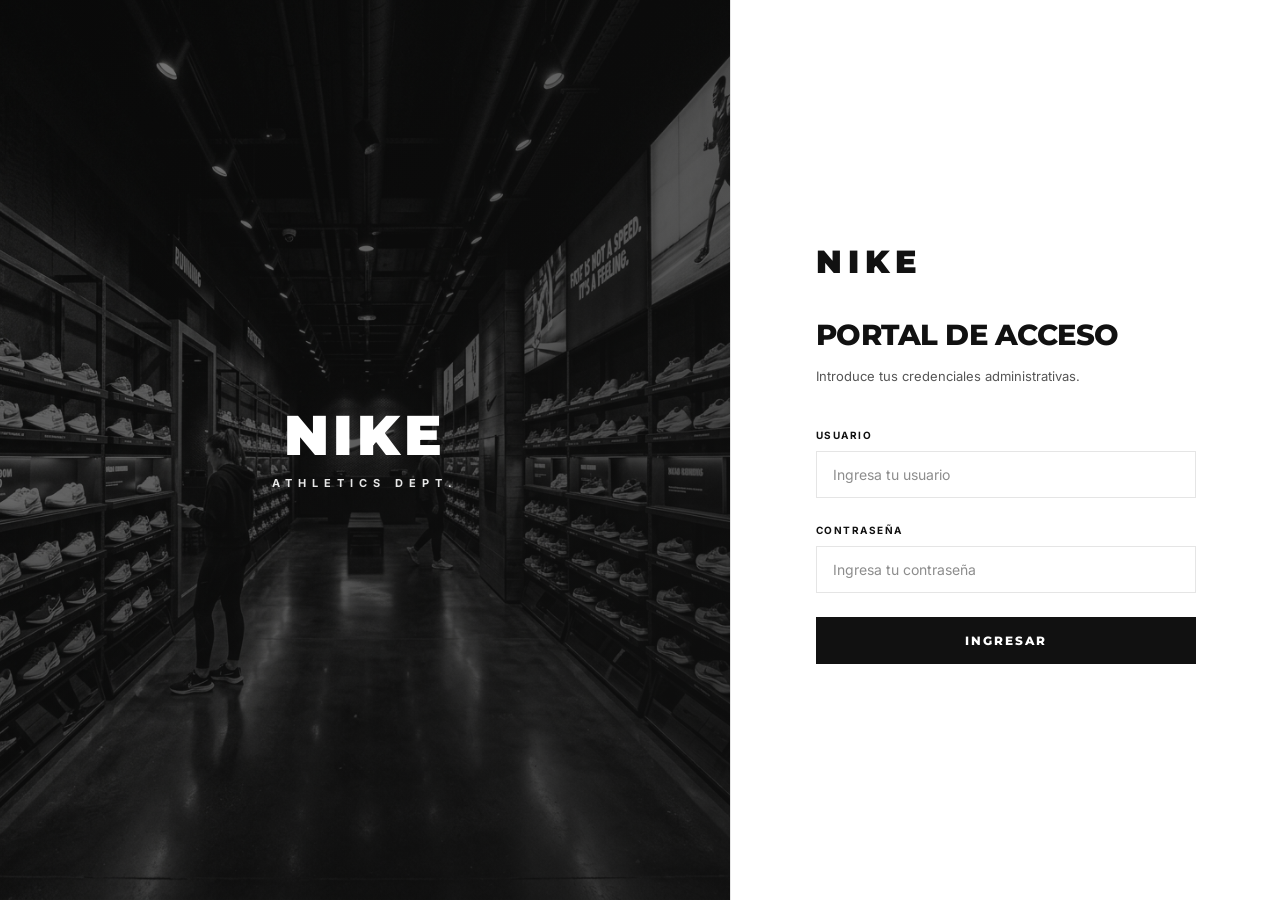
<file: index.html>
<!DOCTYPE html>
<html lang="es">
<head>
    <meta charset="UTF-8">
    <meta name="viewport" content="width=device-width, initial-scale=1.0">
    <title>Iniciar Sesión - NIKE</title>
    <link rel="stylesheet" href="css/styles.css">
</head>
<body>
    <div class="split-container">
        <!-- Left Panel: Brand Aesthetic Image -->
        <div class="split-image-panel">
            <div class="split-image-bg"></div>
            <div class="split-image-overlay"></div>
            <div class="split-image-content">
                <!-- Nike Swoosh: simple clean SVG that renders correctly -->
                <h1 class="brand-title">NIKE</h1>
                <p class="brand-subtitle">ATHLETICS DEPT.</p>
            </div>
        </div>

        <!-- Right Panel: Login Form -->
        <div class="split-form-panel">
            <div class="form-wrapper">
                <div class="login-card">
                    <div class="form-header">
                        <!-- Simple wordmark logo instead of problematic SVG -->
                        <div class="form-wordmark">NIKE</div>
                        <h2 class="form-title">Portal de Acceso</h2>
                        <p class="form-subtitle">Introduce tus credenciales administrativas.</p>
                    </div>

                    <!-- Alert Container for dynamic errors/messages -->
                    <div id="alertContainer"></div>

                    <form id="loginForm">
                        <div class="form-group">
                            <label for="username" class="form-label">Usuario</label>
                            <input type="text" id="username" class="form-input" placeholder="Ingresa tu usuario" required autocomplete="off">
                        </div>

                        <div class="form-group">
                            <label for="password" class="form-label">Contraseña</label>
                            <input type="password" id="password" class="form-input" placeholder="Ingresa tu contraseña" required>
                        </div>

                        <button type="submit" id="submitBtn" class="btn">
                            <span>Ingresar</span>
                        </button>
                    </form>
                </div>
            </div>
        </div>
    </div>

    <!-- Client-Side Session Control Script -->
    <script src="js/login.js"></script>
</body>
</html>
</file>
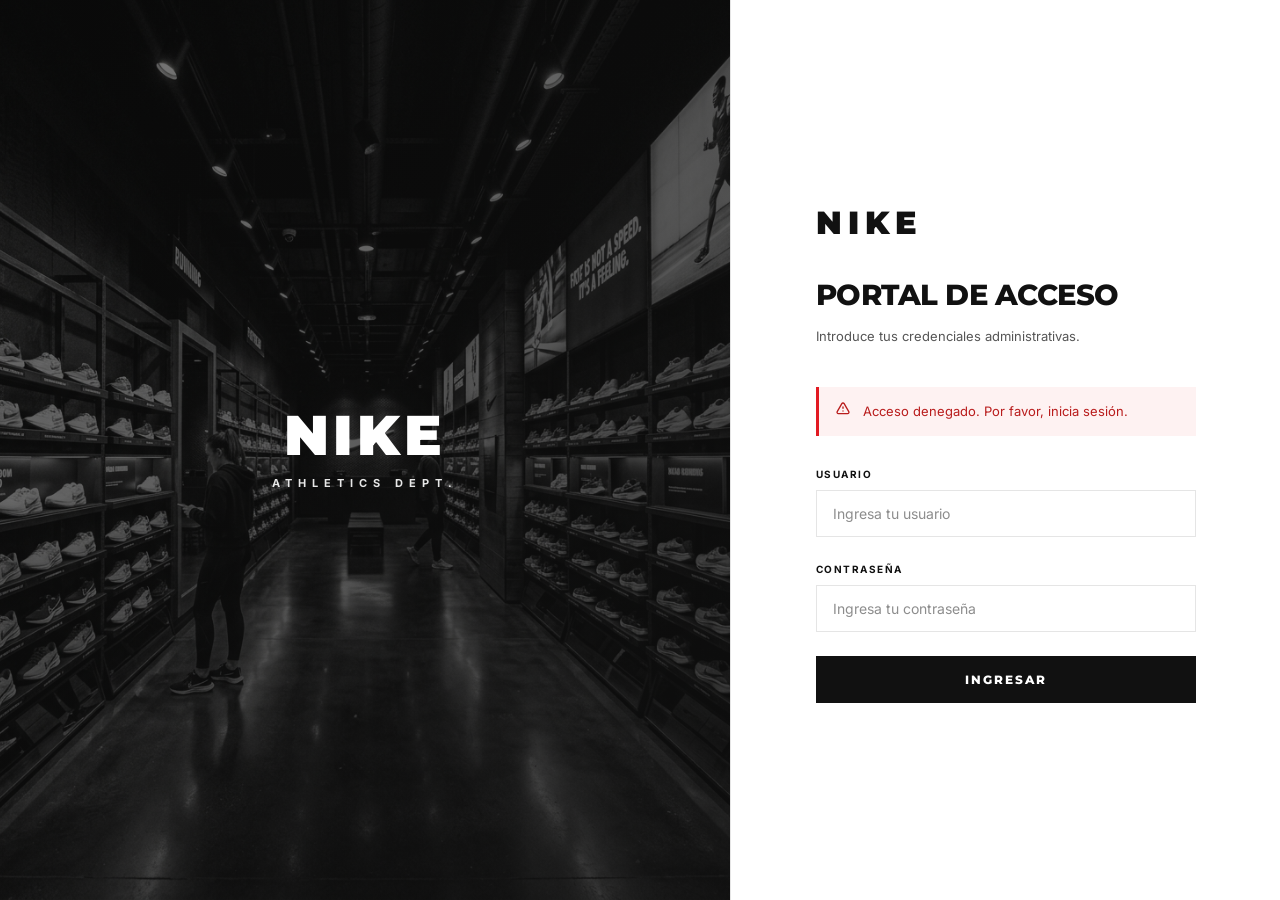
<file: dashboard.html>
<!DOCTYPE html>
<html lang="es">
<head>
    <meta charset="UTF-8">
    <meta name="viewport" content="width=device-width, initial-scale=1.0">
    <title>Panel de Control - NIKE</title>
    <link rel="stylesheet" href="css/styles.css">
</head>
<body>
    <div class="dashboard-container">
        <!-- Sidebar Navigation -->
        <aside class="sidebar">
            <div class="sidebar-header">
                <span class="sidebar-brand-name">NIKE</span>
            </div>

            <div class="sidebar-content">
                <!-- Sección Gestión -->
                <div class="menu-section">
                    <h2 class="menu-section-title">Gestión</h2>
                    <ul class="menu-list">
                        <li class="menu-item">
                            <a href="#" class="menu-link active">
                                <svg class="menu-link-icon" fill="none" stroke="currentColor" viewBox="0 0 24 24" xmlns="http://www.w3.org/2000/svg"><path stroke-linecap="round" stroke-linejoin="round" stroke-width="2" d="M12 4.354a4 4 0 110 5.292M15 21H3v-1a6 6 0 0112 0v1zm0 0h6v-1a6 6 0 00-9-5.197M13 7a4 4 0 11-8 0 4 4 0 018 0z"></path></svg>
                                <span>Usuarios</span>
                            </a>
                        </li>
                        <li class="menu-item">
                            <a href="#" class="menu-link">
                                <svg class="menu-link-icon" fill="none" stroke="currentColor" viewBox="0 0 24 24" xmlns="http://www.w3.org/2000/svg"><path stroke-linecap="round" stroke-linejoin="round" stroke-width="2" d="M17 20h5v-2a3 3 0 00-5.356-1.857M17 20H7m10 0v-2c0-.656-.126-1.283-.356-1.857M7 20H2v-2a3 3 0 015.356-1.857M7 20v-2c0-.656.126-1.283.356-1.857m0 0a5.002 5.002 0 019.288 0M15 7a3 3 0 11-6 0 3 3 0 016 0zm6 3a2 2 0 11-4 0 2 2 0 014 0zM7 10a2 2 0 11-4 0 2 2 0 014 0z"></path></svg>
                                <span>Clientes</span>
                            </a>
                        </li>
                        <li class="menu-item">
                            <a href="#" class="menu-link">
                                <svg class="menu-link-icon" fill="none" stroke="currentColor" viewBox="0 0 24 24" xmlns="http://www.w3.org/2000/svg"><path stroke-linecap="round" stroke-linejoin="round" stroke-width="2" d="M19 21V5a2 2 0 00-2-2H7a2 2 0 00-2 2v16m14 0h2m-2 0h-5m-9 0H3m2 0h5M9 7h1m-1 4h1m4-4h1m-1 4h1m-5 10v-5a1 1 0 011-1h2a1 1 0 011 1v5m-4 0h4"></path></svg>
                                <span>Proveedores</span>
                            </a>
                        </li>
                        <li class="menu-item">
                            <a href="#" class="menu-link">
                                <svg class="menu-link-icon" fill="none" stroke="currentColor" viewBox="0 0 24 24" xmlns="http://www.w3.org/2000/svg"><path stroke-linecap="round" stroke-linejoin="round" stroke-width="2" d="M20 7l-8-4-8 4m16 0l-8 4m8-4v10l-8 4m0-10L4 7m8 4v10M4 7v10l8 4"></path></svg>
                                <span>Prendas y Calzado</span>
                            </a>
                        </li>
                    </ul>
                </div>

                <!-- Sección Venta -->
                <div class="menu-section">
                    <h2 class="menu-section-title">Ventas</h2>
                    <ul class="menu-list">
                        <li class="menu-item">
                            <a href="#" class="menu-link">
                                <svg class="menu-link-icon" fill="none" stroke="currentColor" viewBox="0 0 24 24" xmlns="http://www.w3.org/2000/svg"><path stroke-linecap="round" stroke-linejoin="round" stroke-width="2" d="M9 7h6m0 10v-3m-3 3h.01M9 17h.01M9 14h.01M12 14h.01M15 11h.01M12 11h.01M9 11h.01M7 21h10a2 2 0 002-2V5a2 2 0 00-2-2H7a2 2 0 00-2 2v14a2 2 0 002 2z"></path></svg>
                                <span>Nueva Venta</span>
                            </a>
                        </li>
                    </ul>
                </div>

                <!-- Sección Reportería -->
                <div class="menu-section">
                    <h2 class="menu-section-title">Reportería</h2>
                    <ul class="menu-list">
                        <li class="menu-item">
                            <a href="#" class="menu-link">
                                <svg class="menu-link-icon" fill="none" stroke="currentColor" viewBox="0 0 24 24" xmlns="http://www.w3.org/2000/svg"><path stroke-linecap="round" stroke-linejoin="round" stroke-width="2" d="M9 19v-6a2 2 0 00-2-2H5a2 2 0 00-2 2v6a2 2 0 002 2h2a2 2 0 002-2zm0 0V9a2 2 0 012-2h2a2 2 0 012 2v10m-6 0a2 2 0 002 2h2a2 2 0 002-2m0 0V5a2 2 0 012-2h2a2 2 0 012 2v14a2 2 0 002 2h2a2 2 0 002-2z"></path></svg>
                                <span>Reporte de Ventas</span>
                            </a>
                        </li>
                    </ul>
                </div>

                <!-- Sección Actividades -->
                <div class="menu-section">
                    <h2 class="menu-section-title">Actividades de Investigación</h2>
                    <ul class="menu-list">
                        <li class="menu-item">
                            <a href="#" class="menu-link">
                                <svg class="menu-link-icon" fill="none" stroke="currentColor" viewBox="0 0 24 24" xmlns="http://www.w3.org/2000/svg"><path stroke-linecap="round" stroke-linejoin="round" stroke-width="2" d="M9.663 17h4.673M12 3v1m6.364 1.636l-.707.707M21 12h-1M4 12H3m3.343-5.657l-.707-.707m2.828 9.9a5 5 0 117.072 0l-.548.547A3.374 3.374 0 0014 18.469V19a2 2 0 11-4 0v-.531c0-.895-.356-1.754-.988-2.386l-.548-.547z"></path></svg>
                                <span>Actividad 1</span>
                            </a>
                        </li>
                        <li class="menu-item">
                            <a href="#" class="menu-link">
                                <svg class="menu-link-icon" fill="none" stroke="currentColor" viewBox="0 0 24 24" xmlns="http://www.w3.org/2000/svg"><path stroke-linecap="round" stroke-linejoin="round" stroke-width="2" d="M9.663 17h4.673M12 3v1m6.364 1.636l-.707.707M21 12h-1M4 12H3m3.343-5.657l-.707-.707m2.828 9.9a5 5 0 117.072 0l-.548.547A3.374 3.374 0 0014 18.469V19a2 2 0 11-4 0v-.531c0-.895-.356-1.754-.988-2.386l-.548-.547z"></path></svg>
                                <span>Actividad 2</span>
                            </a>
                        </li>
                        <li class="menu-item">
                            <a href="#" class="menu-link">
                                <svg class="menu-link-icon" fill="none" stroke="currentColor" viewBox="0 0 24 24" xmlns="http://www.w3.org/2000/svg"><path stroke-linecap="round" stroke-linejoin="round" stroke-width="2" d="M9.663 17h4.673M12 3v1m6.364 1.636l-.707.707M21 12h-1M4 12H3m3.343-5.657l-.707-.707m2.828 9.9a5 5 0 117.072 0l-.548.547A3.374 3.374 0 0014 18.469V19a2 2 0 11-4 0v-.531c0-.895-.356-1.754-.988-2.386l-.548-.547z"></path></svg>
                                <span>Actividad 3</span>
                            </a>
                        </li>
                    </ul>
                </div>
            </div>

            <!-- Footer con datos del usuario e inicio de cierre de sesión -->
            <div class="sidebar-footer">
                <div class="user-profile">
                    <div class="user-avatar">F</div>
                    <div class="user-info">
                        <div class="user-name">fabian</div>
                        <div class="user-role">Administrador</div>
                    </div>
                </div>
                <a href="#" id="logoutBtn" class="btn-logout">
                    <span>Cerrar Sesión</span>
                </a>
            </div>
        </aside>

        <!-- Main Workspace Area -->
        <main class="main-content">
            <header class="header">
                <h1 class="header-title">Panel Administrativo</h1>
                <div class="header-meta">
                    <span id="currentDate">--/--/---- --:--:--</span>
                    <div class="status-indicator">
                        <span class="status-dot"></span>
                        <span>Sesión Activa</span>
                    </div>
                </div>
            </header>

            <div class="content-body">
                <!-- Welcome Banner -->
                <div class="welcome-banner">
                    <h2 class="welcome-title">Bienvenido a NIKE, Fabian</h2>
                    <p class="welcome-text">Has iniciado sesión correctamente como administrador. A través de este portal puedes supervisar los movimientos de prendas, calzado deportivo y las ventas del sistema.</p>
                </div>

                <!-- Stats Grid -->
                <div class="stats-grid">
                    <div class="stat-card">
                        <div class="stat-header">
                            <span class="stat-title">Estado del Host</span>
                        </div>
                        <span class="stat-value">Estático</span>
                        <span class="stat-desc">Alojado en GitHub Pages</span>
                    </div>

                    <div class="stat-card">
                        <div class="stat-header">
                            <span class="stat-title">Tipo de Sesión</span>
                        </div>
                        <span class="stat-value">Cliente</span>
                        <span class="stat-desc">Persistencia vía SessionStorage</span>
                    </div>

                    <div class="stat-card">
                        <div class="stat-header">
                            <span class="stat-title">Nivel de Acceso</span>
                        </div>
                        <span class="stat-value">Administrador</span>
                        <span class="stat-desc">Privilegios totales del portal</span>
                    </div>
                </div>

                <!-- Session Metadata Table -->
                <div class="data-section">
                    <h3 class="data-section-title">Detalles Técnicos de la Sesión</h3>
                    <div class="info-table-wrapper">
                        <table class="info-table">
                            <thead>
                                <tr>
                                    <th>Propiedad</th>
                                    <th>Valor / Detalle</th>
                                </tr>
                            </thead>
                            <tbody>
                                <tr>
                                    <td><strong>Usuario Autenticado</strong></td>
                                    <td><span class="code-badge">fabian</span></td>
                                </tr>
                                <tr>
                                    <td><strong>ID de Sesión (Simulado)</strong></td>
                                    <td><span class="code-badge" id="sessionId">--------------------------------</span></td>
                                </tr>
                                <tr>
                                    <td><strong>Hora de Creación</strong></td>
                                    <td id="creationTime">--:--:-- --/--/----</td>
                                </tr>
                                <tr>
                                    <td><strong>Entorno de Servidor</strong></td>
                                    <td>GitHub Pages Static Host</td>
                                </tr>
                                <tr>
                                    <td><strong>Tecnología del Portal</strong></td>
                                    <td>HTML5 / Vanilla CSS / ES6 JavaScript</td>
                                </tr>
                            </tbody>
                        </table>
                    </div>
                </div>
            </div>
        </main>
    </div>

    <!-- Client-Side Session Control Script -->
    <script src="js/login.js"></script>
</body>
</html>
</file>
<file: css/styles.css>
/* Google Fonts */
@import url('https://fonts.googleapis.com/css2?family=Montserrat:ital,wght@0,300;0,400;0,500;0,600;0,700;0,800;0,900;1,400&family=Inter:wght@300;400;500;600;700&display=swap');

/* Style Constants */
:root {
    --bg-main: #f5f5f5; /* Clean light gray */
    --bg-panel: #ffffff;
    --border-color: #e5e5e5;
    
    --text-primary: #111111; /* Nike deep black */
    --text-secondary: #555555;
    --text-muted: #8d8d8d;
    
    --color-accent: #111111; /* Pitch black accent */
    --color-accent-hover: #333333;
    --color-danger: #e21a22; /* High-visibility Nike orange/red */
    --color-danger-dark: #b91c1c;
    --color-success: #10b981;
    
    --font-serif: 'Montserrat', sans-serif; /* Bold, athletic sans-serif */
    --font-sans: 'Inter', sans-serif;
}

/* Reset */
* {
    margin: 0;
    padding: 0;
    box-sizing: border-box;
}

body {
    font-family: var(--font-sans);
    background-color: var(--bg-main);
    color: var(--text-primary);
    line-height: 1.6;
    min-height: 100vh;
    -webkit-font-smoothing: antialiased;
}

/* Page Loader Fade In */
@keyframes fadeIn {
    from { opacity: 0; }
    to { opacity: 1; }
}

@keyframes shake {
    0%, 100% { transform: translateX(0); }
    20%, 60% { transform: translateX(-4px); }
    40%, 80% { transform: translateX(4px); }
}

/* Split Layout */
.split-container {
    display: flex;
    min-height: 100vh;
    width: 100%;
    animation: fadeIn 0.8s ease forwards;
}

/* Left Image Panel */
.split-image-panel {
    flex: 1.2;
    position: relative;
    background-color: #111111;
    display: flex;
    align-items: center;
    justify-content: center;
}

.split-image-bg {
    position: absolute;
    top: 0;
    left: 0;
    width: 100%;
    height: 100%;
    background-image: url('../images/fashion_bg.png');
    background-size: cover;
    background-position: center;
    opacity: 0.75;
}

.split-image-overlay {
    position: absolute;
    top: 0;
    left: 0;
    width: 100%;
    height: 100%;
    background: linear-gradient(135deg, rgba(17,17,17,0.4) 0%, rgba(17,17,17,0.75) 100%);
    z-index: 1;
}

.split-image-content {
    position: relative;
    z-index: 2;
    text-align: center;
    padding: 40px;
    max-width: 500px;
}

.brand-logo-svg {
    width: 100px;
    height: auto;
    display: block;
    margin: 0 auto 20px;
    color: #ffffff;
    filter: drop-shadow(0 2px 6px rgba(0,0,0,0.3));
}

.brand-title {
    font-family: var(--font-serif);
    font-size: 3.5rem;
    font-weight: 900; /* Extra bold for Nike look */
    color: #ffffff;
    letter-spacing: 4px;
    text-transform: uppercase;
    line-height: 1;
    margin-bottom: 12px;
}

.brand-subtitle {
    font-family: var(--font-sans);
    font-size: 11px;
    font-weight: 700;
    color: #ffffff;
    text-transform: uppercase;
    letter-spacing: 6px;
    opacity: 0.9;
}

/* Right Form Panel */
.split-form-panel {
    width: 550px;
    flex-shrink: 0;
    background-color: var(--bg-panel);
    display: flex;
    align-items: center;
    justify-content: center;
    padding: 60px;
    border-left: 1px solid var(--border-color);
}

.form-wrapper {
    width: 100%;
    max-width: 380px;
}

.login-card.shake {
    animation: shake 0.4s ease-in-out;
}

.form-header {
    margin-bottom: 40px;
}

.form-wordmark {
    font-family: var(--font-serif);
    font-size: 2rem;
    font-weight: 900;
    letter-spacing: 6px;
    text-transform: uppercase;
    color: var(--text-primary);
    margin-bottom: 24px;
}

.form-logo-container {
    margin-bottom: 24px;
    color: #111111;
}

.form-logo-svg {
    width: 50px;
    height: auto;
}

.form-title {
    font-family: var(--font-serif);
    font-size: 1.8rem;
    font-weight: 800; /* Nike athletic feel */
    margin-bottom: 8px;
    letter-spacing: -0.5px;
    text-transform: uppercase;
}

.form-subtitle {
    font-size: 13px;
    color: var(--text-secondary);
}

/* Form Controls */
.form-group {
    margin-bottom: 24px;
}

.form-label {
    display: block;
    font-size: 10px;
    font-weight: 700;
    color: var(--text-primary);
    margin-bottom: 8px;
    text-transform: uppercase;
    letter-spacing: 1.5px;
}

.input-wrapper {
    position: relative;
}

.form-input {
    width: 100%;
    background-color: #ffffff;
    border: 1px solid var(--border-color);
    border-radius: 0; /* Pure athletic minimalist sharp corners */
    padding: 14px 16px;
    color: var(--text-primary);
    font-family: var(--font-sans);
    font-size: 14px;
    transition: border-color 0.2s ease;
    outline: none;
}

.form-input:focus {
    border-color: var(--color-accent);
}

.form-input::placeholder {
    color: var(--text-muted);
}

.form-input:disabled {
    background-color: #f5f5f5;
    color: var(--text-muted);
    cursor: not-allowed;
}

/* Elegant Button */
.btn {
    width: 100%;
    background-color: var(--color-accent);
    color: #ffffff;
    font-family: var(--font-serif);
    font-size: 12px;
    font-weight: 800; /* Extra bold */
    text-transform: uppercase;
    letter-spacing: 2px;
    border: none;
    border-radius: 0;
    padding: 16px 24px;
    cursor: pointer;
    transition: background-color 0.2s ease;
    display: flex;
    align-items: center;
    justify-content: center;
    gap: 8px;
    margin-top: 12px;
}

.btn:hover:not(:disabled) {
    background-color: var(--color-accent-hover);
}

.btn:disabled {
    background-color: #e5e5e5;
    color: var(--text-muted);
    cursor: not-allowed;
}

/* Minimal Alert Notification */
.alert {
    border-left: 3px solid;
    padding: 14px 16px;
    font-size: 13px;
    margin-bottom: 30px;
    display: flex;
    align-items: flex-start;
    gap: 12px;
    animation: fadeIn 0.3s ease;
}

.alert-danger {
    background-color: #fef2f2;
    border-color: var(--color-danger);
    color: var(--color-danger-dark);
}

.alert-success {
    background-color: #f0fdf4;
    border-color: var(--color-success);
    color: #115e59;
}

.alert-icon {
    flex-shrink: 0;
    width: 16px;
    height: 16px;
    display: inline-block;
}

.alert-icon svg {
    width: 100%;
    height: 100%;
}

.attempts-badge {
    display: block;
    font-size: 11px;
    color: #b91c1c;
    margin-top: 8px;
    font-weight: 600;
    text-transform: uppercase;
    letter-spacing: 0.5px;
}

/* --- DASHBOARD STYLING --- */
.dashboard-container {
    display: flex;
    min-height: 100vh;
}

/* Minimalist Sidebar */
.sidebar {
    width: 260px;
    background-color: #ffffff;
    border-right: 1px solid var(--border-color);
    display: flex;
    flex-direction: column;
    flex-shrink: 0;
}

.sidebar-header {
    padding: 30px 24px;
    border-bottom: 1px solid var(--border-color);
    display: flex;
    align-items: center;
    gap: 12px;
}

.sidebar-logo-svg {
    width: 45px;
    height: auto;
    color: #111111;
}

.sidebar-brand-name {
    font-family: var(--font-serif);
    font-size: 1.4rem;
    font-weight: 800;
    letter-spacing: 1px;
    text-transform: uppercase;
}

.sidebar-content {
    flex: 1;
    padding: 30px 16px;
    overflow-y: auto;
}

.menu-section {
    margin-bottom: 30px;
}

.menu-section-title {
    font-size: 9px;
    font-weight: 800;
    color: var(--text-muted);
    text-transform: uppercase;
    letter-spacing: 2px;
    padding: 0 12px;
    margin-bottom: 12px;
}

.menu-list {
    list-style: none;
}

.menu-item {
    margin-bottom: 4px;
}

.menu-link {
    display: flex;
    align-items: center;
    gap: 12px;
    padding: 10px 12px;
    color: var(--text-secondary);
    text-decoration: none;
    font-size: 13px;
    font-weight: 600;
    transition: all 0.2s ease;
    text-transform: uppercase;
    letter-spacing: 0.5px;
}

.menu-link:hover {
    color: var(--text-primary);
    background-color: #f5f5f5;
}

.menu-link.active {
    color: var(--text-primary);
    font-weight: 800;
    border-left: 3px solid var(--color-accent);
    padding-left: 9px;
}

.menu-link-icon {
    width: 16px;
    height: 16px;
    color: var(--text-muted);
}

.menu-link.active .menu-link-icon {
    color: var(--text-primary);
}

.sidebar-footer {
    padding: 24px;
    border-top: 1px solid var(--border-color);
}

.user-profile {
    display: flex;
    align-items: center;
    gap: 12px;
    margin-bottom: 20px;
}

.user-avatar {
    width: 36px;
    height: 36px;
    background-color: #111111;
    color: #ffffff;
    font-family: var(--font-serif);
    font-size: 16px;
    font-weight: 800;
    display: flex;
    align-items: center;
    justify-content: center;
}

.user-info {
    flex: 1;
    min-width: 0;
}

.user-name {
    font-size: 13px;
    font-weight: 700;
    text-transform: uppercase;
    letter-spacing: 0.5px;
}

.user-role {
    font-size: 10px;
    color: var(--text-muted);
}

.btn-logout {
    display: flex;
    align-items: center;
    justify-content: center;
    gap: 8px;
    width: 100%;
    background-color: transparent;
    border: 1px solid var(--border-color);
    color: var(--text-secondary);
    padding: 10px 16px;
    font-size: 11px;
    font-weight: 700;
    text-transform: uppercase;
    letter-spacing: 1px;
    cursor: pointer;
    text-decoration: none;
    transition: all 0.2s;
}

.btn-logout:hover {
    border-color: var(--text-primary);
    color: var(--text-primary);
}

/* Minimalist Main Content */
.main-content {
    flex: 1;
    display: flex;
    flex-direction: column;
    overflow-y: auto;
    background-color: var(--bg-main);
}

.header {
    height: 80px;
    padding: 0 40px;
    border-bottom: 1px solid var(--border-color);
    background-color: #ffffff;
    display: flex;
    align-items: center;
    justify-content: space-between;
}

.header-title {
    font-family: var(--font-serif);
    font-size: 1.6rem;
    font-weight: 800;
    letter-spacing: 1px;
    text-transform: uppercase;
}

.header-meta {
    display: flex;
    align-items: center;
    gap: 20px;
    font-size: 12px;
    color: var(--text-secondary);
}

.status-indicator {
    display: flex;
    align-items: center;
    gap: 6px;
    border: 1px solid var(--border-color);
    padding: 4px 12px;
    font-size: 11px;
    text-transform: uppercase;
    letter-spacing: 0.5px;
    font-weight: 700;
}

.status-dot {
    width: 6px;
    height: 6px;
    background-color: var(--color-success);
    border-radius: 50%;
}

.content-body {
    padding: 50px 40px;
    max-width: 1100px;
    width: 100%;
    margin: 0 auto;
    animation: fadeIn 0.5s ease;
}

.welcome-banner {
    background-color: #ffffff;
    border: 1px solid var(--border-color);
    padding: 32px;
    margin-bottom: 40px;
}

.welcome-title {
    font-family: var(--font-serif);
    font-size: 2rem;
    font-weight: 800;
    margin-bottom: 12px;
    text-transform: uppercase;
}

.welcome-text {
    color: var(--text-secondary);
    font-size: 14px;
    max-width: 700px;
}

/* Stats Cards */
.stats-grid {
    display: grid;
    grid-template-columns: repeat(auto-fit, minmax(280px, 1fr));
    gap: 24px;
    margin-bottom: 40px;
}

.stat-card {
    background-color: #ffffff;
    border: 1px solid var(--border-color);
    padding: 24px;
    display: flex;
    flex-direction: column;
    gap: 12px;
}

.stat-header {
    display: flex;
    align-items: center;
    justify-content: space-between;
}

.stat-title {
    font-size: 10px;
    font-weight: 700;
    color: var(--text-muted);
    text-transform: uppercase;
    letter-spacing: 1px;
}

.stat-icon {
    color: var(--text-primary);
}

.stat-value {
    font-family: var(--font-serif);
    font-size: 1.6rem;
    font-weight: 800;
    text-transform: uppercase;
}

.stat-desc {
    font-size: 12px;
    color: var(--text-secondary);
}

/* Table Section */
.data-section {
    background-color: #ffffff;
    border: 1px solid var(--border-color);
    padding: 32px;
}

.data-section-title {
    font-family: var(--font-serif);
    font-size: 1.3rem;
    font-weight: 800;
    margin-bottom: 20px;
    text-transform: uppercase;
}

.info-table-wrapper {
    overflow-x: auto;
}

.info-table {
    width: 100%;
    border-collapse: collapse;
    text-align: left;
    font-size: 13px;
}

.info-table th {
    padding: 12px 16px;
    border-bottom: 2px solid var(--text-primary);
    color: var(--text-primary);
    font-weight: 700;
    text-transform: uppercase;
    font-size: 10px;
    letter-spacing: 1px;
}

.info-table td {
    padding: 16px;
    border-bottom: 1px solid var(--border-color);
    color: var(--text-secondary);
}

.info-table tr:last-child td {
    border-bottom: none;
}

.code-badge {
    font-family: monospace;
    background-color: #f5f5f5;
    border: 1px solid var(--border-color);
    padding: 2px 6px;
    color: var(--text-primary);
}

/* Responsive */
@media (max-width: 900px) {
    .split-container {
        flex-direction: column;
    }
    
    .split-image-panel {
        height: 200px;
        flex: none;
    }
    
    .brand-title {
        font-size: 2.2rem;
        letter-spacing: 2px;
    }
    
    .brand-logo-svg {
        width: 60px;
        margin-bottom: 10px;
    }
    
    .split-form-panel {
        width: 100%;
        padding: 40px 24px;
        border-left: none;
        border-top: 1px solid var(--border-color);
    }
}

@media (max-width: 768px) {
    .dashboard-container {
        flex-direction: column;
    }
    
    .sidebar {
        width: 100%;
        border-right: none;
        border-bottom: 1px solid var(--border-color);
    }
    
    .sidebar-header {
        padding: 20px;
    }
    
    .header {
        padding: 0 20px;
    }
    
    .content-body {
        padding: 24px 20px;
    }
}
</file>
